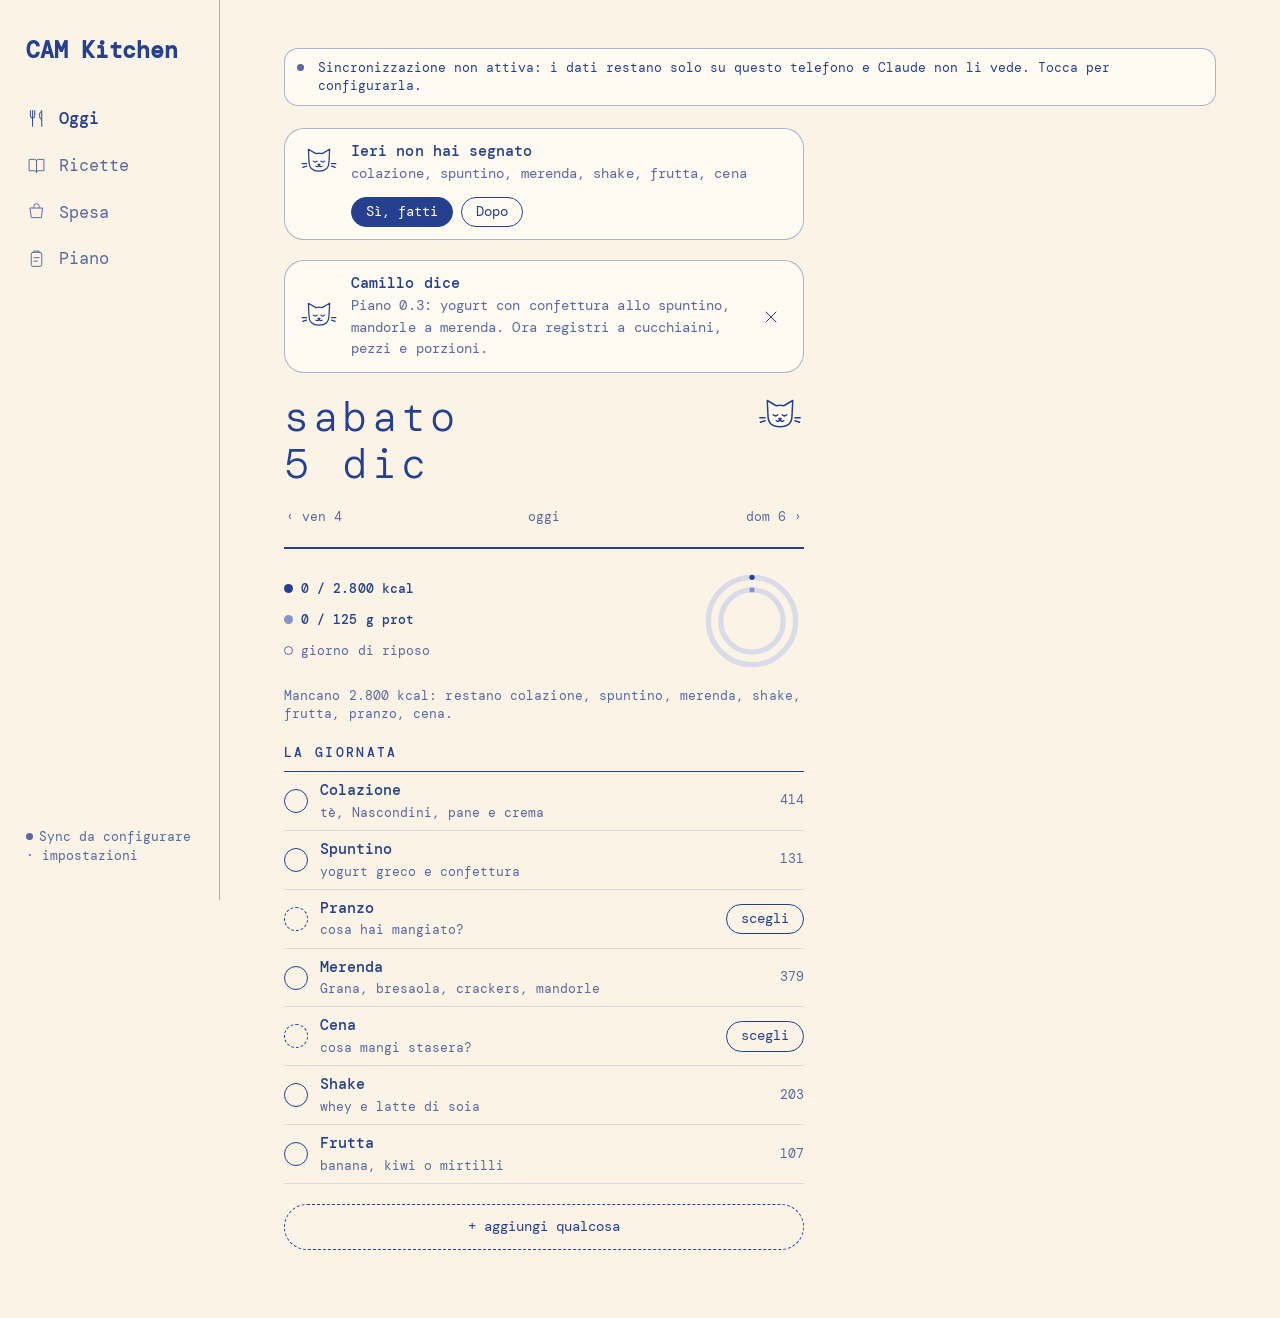
<file: index.html>
<!doctype html>
<html lang="it">
<head>
<meta charset="utf-8">
<meta name="viewport" content="width=device-width, initial-scale=1, viewport-fit=cover">
<meta name="robots" content="noindex, nofollow">
<meta name="theme-color" content="#FAF3E6">
<meta name="apple-mobile-web-app-capable" content="yes">
<meta name="mobile-web-app-capable" content="yes">
<meta name="apple-mobile-web-app-status-bar-style" content="default">
<meta name="apple-mobile-web-app-title" content="CAM Kitchen">
<title>CAM Kitchen</title>
<link rel="manifest" href="manifest.webmanifest">
<link rel="icon" href="icons/icon-192.png?v=3">
<link rel="apple-touch-icon" href="icons/icon-180.png?v=3">
<link rel="preconnect" href="https://fonts.googleapis.com">
<link rel="preconnect" href="https://fonts.gstatic.com" crossorigin>
<link href="https://fonts.googleapis.com/css2?family=DM+Mono:wght@300;400;500&display=swap" rel="stylesheet">
<link rel="stylesheet" href="style.css?v=19">
</head>
<body>
<aside class="side" aria-label="Sezioni">
  <div class="word" id="side-word">CAM Kitchen</div>
  <nav id="sidenav"></nav>
  <div style="margin-top:auto;font-size:13px" class="muted" id="side-sync"></div>
</aside>
<main id="main"></main>
<nav class="tabs" id="tabs" aria-label="Sezioni"></nav>
<div id="sheet"></div>
<div id="overlay"></div>
<div class="toast" id="toast" role="status"></div>
<script type="module" src="js/app.js?v=19"></script>
<script>if('serviceWorker' in navigator){addEventListener('load',()=>navigator.serviceWorker.register('sw.js').catch(()=>{}))}</script>
</body>
</html>
</file>
<file: style.css>
/* CAM Kitchen. Layout: libro di cucina a inchiostro su carta crema. Telefono: una colonna e barra in basso; PC: barra laterale e colonne.
   Tema unico, scelto di proposito: carta e inchiostro, colore solo nella mascotte e in due accenti. */
:root{
  --paper:#F6EDD9;
  --leaf:#FBF5E8;
  --ink:#3A3530;
  --faded:#9A8F80;
  --rule:#E2D4BA;
  --peach:#E9A386;
  --sage:#9DB585;
  --butter:#F2CF6B;
  --rust:#A0573E;
  --blue:#24408E;   /* inchiostro dei disegni */
  --font:"Outfit","Avenir Next","Helvetica Neue",Arial,sans-serif;
  color-scheme:light;
}
*{box-sizing:border-box}
[hidden]{display:none!important}
html,body{background:var(--paper);color:var(--ink)}
body::after{content:"";position:fixed;inset:0;pointer-events:none;z-index:40;opacity:.07;mix-blend-mode:multiply;background-image:url("data:image/svg+xml,%3Csvg xmlns='http://www.w3.org/2000/svg' width='160' height='160'%3E%3Cfilter id='n'%3E%3CfeTurbulence type='fractalNoise' baseFrequency='.9' numOctaves='2' stitchTiles='stitch'/%3E%3CfeColorMatrix values='0 0 0 0 .23 0 0 0 0 .2 0 0 0 0 .18 0 0 0 .9 0'/%3E%3C/filter%3E%3Crect width='160' height='160' filter='url(%23n)'/%3E%3C/svg%3E")}
body{font-family:var(--font);font-size:16px;font-weight:300;line-height:1.45;-webkit-font-smoothing:antialiased;font-variant-numeric:tabular-nums lining-nums}
button{font:inherit;color:inherit;background:none;border:0;padding:0;cursor:pointer;text-align:inherit}
button:focus-visible{outline:1px dashed var(--ink);outline-offset:3px;border-radius:6px}
.lab{font-size:11px;letter-spacing:.16em;text-transform:uppercase;color:var(--faded);font-weight:400}
h1,h2,h3,h4{font-weight:700;letter-spacing:-.01em;margin:0}
.ttl{font-size:34px;line-height:1.05}
.sub{color:var(--faded);font-size:14.5px;margin-top:6px}
.pill{border:1px solid var(--ink);border-radius:999px;padding:7px 16px;font-size:15px;font-weight:400;white-space:nowrap}
.pill.solid{background:var(--ink);color:var(--paper)}
.pill.sm{padding:4px 12px;font-size:13.5px}
.bhead{display:flex;align-items:baseline;justify-content:space-between;gap:12px;padding-bottom:8px;border-bottom:1px solid var(--ink)}
.bhead h2{font-size:20px}
.side{display:none}
main{max-width:560px;margin:0 auto;padding-block:16px 120px;padding-left:max(20px,env(safe-area-inset-left,0px));padding-right:max(20px,env(safe-area-inset-right,0px))}
.top{display:flex;align-items:center;justify-content:space-between;margin-bottom:18px}
.word{font-weight:700;font-size:20px;letter-spacing:-.01em}
.ib{width:36px;height:36px;display:grid;place-items:center;border-radius:50%}
.ib svg,.ico{width:20px;height:20px;fill:none;stroke:currentColor;stroke-width:1.2;stroke-linecap:round;stroke-linejoin:round}
.view{display:flex;flex-direction:column;gap:34px}
.col{display:flex;flex-direction:column;gap:30px;min-width:0}
.two{display:flex;flex-direction:column;gap:40px}

/* ---------- mascotte ---------- */
.mascot{width:56px;height:56px;flex:none;display:block;overflow:visible}
.mascot.sm{width:40px;height:40px}
@keyframes bob{0%,100%{transform:translateY(0)}50%{transform:translateY(-2px)}}
.mascot .body{animation:bob 3.2s ease-in-out infinite}
.mascot .eye{transform-box:fill-box;transform-origin:center;animation:blink 5s infinite}
@keyframes blink{0%,94%,100%{transform:scaleY(1)}96%{transform:scaleY(.1)}}

/* ---------- menù: settimana ---------- */
.week{display:flex;flex-direction:column;gap:8px}
.week-head{display:flex;align-items:center;justify-content:space-between}
.week-head .ctrl{display:flex;align-items:center;color:var(--faded)}
.days{display:grid;grid-template-columns:repeat(7,1fr);text-align:center}
.day{display:flex;flex-direction:column;align-items:center;gap:3px;padding:2px 0}
.day .dn{font-size:10.5px;letter-spacing:.14em;text-transform:uppercase;color:var(--faded)}
.day .dd{font-size:18px;font-weight:400;width:38px;height:38px;display:grid;place-items:center;border-radius:50%;border:1px solid transparent}
.day.sel .dd{border-color:var(--ink);font-weight:600}
.day.future .dd{color:var(--faded)}
.day .dot{width:4px;height:4px;border-radius:50%}
.day.full .dot{background:var(--ink)}

.dayhead{display:grid;grid-template-columns:1fr auto;gap:16px;align-items:center}
.dayhead .lab{display:block;margin-top:8px}
.rings{width:92px;height:92px;display:block}
.meter{display:flex;gap:22px;margin-top:2px}
.meter div{display:flex;flex-direction:column}
.meter b{font-size:22px;font-weight:600;white-space:nowrap}
.meter b span{font-size:13px;font-weight:300;color:var(--faded)}
.meter .lab i{display:inline-block;width:12px;height:1.5px;vertical-align:middle;margin-right:6px}

/* timeline della giornata */
.tl{position:relative;display:flex;flex-direction:column}
.tl::before{content:"";position:absolute;left:11px;top:14px;bottom:14px;width:1px;background:var(--rule)}
.step{position:relative;display:grid;grid-template-columns:24px 1fr auto;gap:14px;align-items:center;padding:11px 0;width:100%}
.node{width:23px;height:23px;border-radius:50%;border:1px solid var(--ink);background:var(--paper);display:grid;place-items:center;z-index:1}
.node::after{content:"";width:11px;height:11px;border-radius:50%;background:var(--ink);transform:scale(0);transition:transform .32s cubic-bezier(.3,1.8,.5,1)}
.step.on .node::after{transform:scale(1)}
.step .what{min-width:0}
.step .what b{font-weight:500}
.step .what small{display:block;color:var(--faded);font-size:13.5px}
.step .t{font-size:12px;color:var(--faded);letter-spacing:.06em;margin-right:6px}
.step .k{font-size:14px;color:var(--faded)}
.step.on .k{color:var(--ink)}
.step.slot .node{border-style:dashed}
.step.slot.on .node{border-style:solid}
.slotbox{display:flex;align-items:center;gap:10px;margin-top:6px;padding:8px 10px 8px 8px;border:1px solid var(--rule);border-radius:16px;background:var(--leaf)}
.slotbox .med{width:42px;height:42px}
.slotbox .nm{font-weight:500;font-size:14.5px;line-height:1.2}
.slotbox .nm small{display:block;font-weight:300;color:var(--faded);font-size:12.5px}
.slotbox.empty{border-style:dashed;background:transparent;color:var(--faded);font-size:14px;justify-content:space-between}
.adds{display:flex;gap:10px;flex-wrap:wrap;padding-top:14px}

/* medaglioni dei piatti */
.med{width:66px;height:66px;border-radius:50%;border:1px solid var(--ink);background:var(--leaf);overflow:hidden;display:grid;place-items:center;flex:none;position:relative}
.med img{width:150%;height:150%;object-fit:cover;object-position:center 58%}
.med svg{width:78%;height:78%}
.med.done{opacity:.45}
.med .stamp{position:absolute;left:50%;top:50%;transform:translate(-50%,-50%) rotate(-14deg);font-size:9px;letter-spacing:.12em;text-transform:uppercase;font-weight:600;border:1.5px solid var(--ink);border-radius:4px;padding:1px 5px;background:rgba(251,245,232,.85);white-space:nowrap;animation:stamp .35s cubic-bezier(.3,1.6,.5,1)}
@keyframes stamp{from{transform:translate(-50%,-50%) rotate(-14deg) scale(1.8);opacity:0}}
.med.done{opacity:1}.med.done img,.med.done svg{opacity:.35}

.cycle{display:flex;flex-direction:column;gap:14px}
.strip-h{display:flex;justify-content:space-between;align-items:baseline}
.strip-h b{font-weight:600}
.strip{display:flex;gap:14px;overflow-x:auto;scroll-snap-type:x mandatory;padding:4px 2px 6px;scrollbar-width:none}
.strip::-webkit-scrollbar{display:none}
.strip.mini{display:flex;gap:0;overflow-x:auto;scroll-snap-type:x mandatory;padding:10px 0 14px;padding-inline:calc(50% - 68px);margin-left:-20px;margin-right:-20px;scrollbar-width:none;flex-wrap:nowrap}
.mcard{flex:none;width:136px;scroll-snap-align:center;background:var(--tint,var(--leaf));border:1px solid var(--ink);border-radius:20px;padding:10px 10px 12px;display:flex;flex-direction:column;gap:3px;text-align:left;position:relative;transform-origin:center;will-change:transform}
.mcard+.mcard{margin-left:-44px}
.mcard .art{width:100%;aspect-ratio:1/1;border-radius:13px;overflow:hidden;display:grid;place-items:center;position:relative}
.mcard .art img{width:100%;height:100%;object-fit:cover;object-position:center 58%;mix-blend-mode:multiply}
.mcard .art svg{width:82%;height:82%}
.mcard b{font-weight:600;font-size:13.5px;line-height:1.15}
.mcard small{font-size:11px;opacity:.6}
.mcard .new{position:absolute;top:8px;right:8px;font-size:8.5px;letter-spacing:.14em;text-transform:uppercase;border:1px solid var(--ink);border-radius:999px;padding:0 6px;background:var(--leaf)}
.mcard.done .art>img,.mcard.done .art>svg{opacity:.35}
.mcard.done b{text-decoration:line-through;text-decoration-thickness:1px}
.mcard .stamp{position:absolute;left:50%;top:50%;transform:translate(-50%,-50%) rotate(-14deg);font-size:10px;letter-spacing:.12em;text-transform:uppercase;font-weight:600;border:1.5px solid var(--ink);border-radius:4px;padding:1px 6px;background:rgba(251,245,232,.85);white-space:nowrap}
.mcard.ghost{border-style:dashed;border-color:var(--faded);background:transparent;color:var(--faded)}

.mi{display:flex;flex-direction:column;align-items:center;gap:6px;width:76px;flex:none;scroll-snap-align:start;text-align:center}
.mi span{font-size:12px;line-height:1.2;color:var(--ink)}
.mi.done span{color:var(--faded);text-decoration:line-through}
.mi .new{font-size:9px;letter-spacing:.14em;text-transform:uppercase;border:1px solid var(--ink);border-radius:999px;padding:0 6px}
.mi.empty .med{border-style:dashed;border-color:var(--faded)}
.mi.empty span{color:var(--faded)}
.hint{align-self:center;font-size:14px;color:var(--faded);padding:6px 2px;border-bottom:1px solid var(--rule)}

/* ---------- foglio dal basso ---------- */
.sheet-wrap{position:fixed;inset:0;z-index:20;display:flex;align-items:flex-end;justify-content:center}
.sheet-bg{position:absolute;inset:0;background:rgba(58,53,48,.28);animation:fade .2s}
.sheet{position:relative;width:100%;max-width:560px;max-height:88vh;overflow-y:auto;background:var(--paper);border-radius:26px 26px 0 0;padding:10px max(20px,env(safe-area-inset-right,0px)) calc(24px + env(safe-area-inset-bottom,0px)) max(20px,env(safe-area-inset-left,0px));animation:up .28s cubic-bezier(.2,.8,.2,1)}
.grab{width:40px;height:4px;border-radius:4px;background:var(--rule);margin:0 auto 14px}
@keyframes up{from{transform:translateY(40px);opacity:0}}
@keyframes fade{from{opacity:0}}
.dish{display:flex;flex-direction:column;align-items:center;text-align:center;gap:6px}
.dish .art{width:min(320px,90%);aspect-ratio:5/4;max-width:100%;object-fit:cover;object-position:center 58%;display:block}
.dish h3{font-size:25px;line-height:1.12;text-wrap:balance;max-width:18ch;margin-top:4px}
.dish p{margin:0;color:var(--faded);font-size:15px;max-width:36ch}
.spec{display:grid;grid-template-columns:repeat(4,1fr);width:100%;max-width:420px;margin-top:14px;border-top:1px solid var(--rule);border-bottom:1px solid var(--rule)}
.spec div{padding:10px 4px;display:flex;flex-direction:column;gap:2px}
.spec div+div{border-left:1px solid var(--rule)}
.spec .lab{font-size:9.5px}
.spec b{font-weight:600;font-size:18px}
.ingr{list-style:none;margin:10px 0 0;padding:0;width:100%;max-width:420px;text-align:left}
.ingr li{display:flex;justify-content:space-between;gap:10px;padding:8px 0;border-bottom:1px solid var(--rule);font-size:14.5px}
.ingr .ok{color:var(--faded)} .ingr .no{color:var(--rust)}
.act{display:flex;gap:10px;margin-top:18px;align-items:center;justify-content:center;flex-wrap:wrap}
.link{font-size:15px;text-decoration:underline;text-underline-offset:3px;color:var(--faded);padding:6px}
.picker{display:flex;flex-direction:column;gap:14px}
.picker .row{display:grid;grid-template-columns:auto 1fr auto;gap:14px;align-items:center;padding:10px 0;border-bottom:1px solid var(--rule);width:100%}
.picker .row b{font-weight:500;display:block}
.picker .row small{color:var(--faded);font-size:13px}

/* ---------- ricettario ---------- */
.choose{display:flex;flex-direction:column;gap:22px}
.sl{display:flex;flex-direction:column;gap:2px}
.sl-line{position:relative;display:grid;grid-template-columns:repeat(3,1fr);align-items:center}
.sl-line::before{content:"";position:absolute;left:16.6%;right:16.6%;top:17px;height:1px;background:var(--ink);opacity:.5}
.opt{display:flex;flex-direction:column;align-items:center;gap:6px;position:relative}
.opt i{position:relative;width:34px;height:34px;display:grid;place-items:center}
.opt i::after{content:"";width:6px;height:6px;border-radius:50%;background:var(--ink);transition:all .2s}
.opt.on i::before{content:"";position:absolute;width:52px;height:52px;border-radius:50%;background:radial-gradient(circle,rgba(233,163,134,.8),rgba(233,163,134,0) 68%)}
.opt.on i::after{width:16px;height:16px;position:relative}
.opt span{font-size:13.5px;color:var(--faded)}
.opt.on span{color:var(--ink);font-weight:500}
.opt small{font-size:11px;color:var(--faded);margin-top:-4px}
.toggles{display:flex;gap:8px;flex-wrap:wrap}
.search{display:flex;align-items:center;gap:10px;border-bottom:1px solid var(--ink);padding:10px 2px}
.search input{font:inherit;font-size:16px;border:0;background:transparent;outline:none;width:100%;color:var(--ink)}
.search input::placeholder{color:var(--faded)}
.book{display:flex;overflow-x:auto;scroll-snap-type:x mandatory;padding:18px 0 22px;scrollbar-width:none;margin-left:max(-20px,calc(-1*env(safe-area-inset-left,0px) - 20px));margin-right:max(-20px,calc(-1*env(safe-area-inset-right,0px) - 20px));padding-inline:calc(50% - 115px)}
.book::-webkit-scrollbar{display:none}
.page{flex:none;width:230px;scroll-snap-align:center;background:var(--tint,var(--leaf));border:1px solid var(--ink);border-radius:26px;padding:16px 16px 18px;display:flex;flex-direction:column;gap:5px;text-align:left;position:relative;transform-origin:center;transition:transform .12s linear,opacity .12s linear;will-change:transform}
.page+.page{margin-left:-64px}
.page .pn{display:flex;justify-content:space-between}
.page .art{width:100%;aspect-ratio:1/1;object-fit:cover;object-position:center 58%;display:block;margin:4px 0;border-radius:16px;mix-blend-mode:multiply}
.page h4{font-size:19px;line-height:1.12;text-wrap:balance}
.page .m{font-size:13px;color:var(--ink);opacity:.6}
.page .st{font-size:10.5px;letter-spacing:.14em;text-transform:uppercase}
.page .open{margin-top:8px;align-self:flex-start;font-size:13px;border:1px solid var(--ink);border-radius:999px;padding:3px 12px;opacity:0;transition:opacity .2s}
.page.center .open{opacity:1}
.pager{display:flex;justify-content:center;gap:6px}
.pager i{width:5px;height:5px;border-radius:50%;background:var(--rule)}
.pager i.on{background:var(--ink)}
.index{list-style:none;margin:0;padding:0}
.index li button{display:flex;align-items:baseline;gap:8px;width:100%;padding:10px 0;font-size:16px}
.index li b{font-weight:500}
.index .dots{flex:1;border-bottom:1px dotted var(--faded);transform:translateY(-4px)}
.index .pg{font-size:13px;color:var(--faded)}
.ask{display:grid;grid-template-columns:auto 1fr;gap:14px;align-items:center;border:1px solid var(--ink);border-radius:22px;padding:14px 18px;text-align:left}
.ask b{font-weight:600;display:block}
.ask small{color:var(--faded);font-size:14px}

/* ---------- spesa ---------- */
.plan{border:1px solid var(--ink);border-radius:22px;padding:16px 18px 18px;display:flex;flex-direction:column;gap:14px}
.steps{display:flex;gap:6px;align-items:center}
.steps span{font-size:11px;letter-spacing:.14em;text-transform:uppercase;color:var(--faded);display:flex;align-items:center;gap:6px}
.steps span i{width:18px;height:18px;border-radius:50%;border:1px solid var(--faded);display:grid;place-items:center;font-style:normal;font-size:10px;letter-spacing:0}
.steps span.on{color:var(--ink)} .steps span.on i{border-color:var(--ink);background:var(--ink);color:var(--paper)}
.steps .sep{flex:1;height:1px;background:var(--rule)}
.dates{display:flex;gap:8px;overflow-x:auto;scrollbar-width:none}
.dates button{flex:none;border:1px solid var(--rule);border-radius:16px;padding:6px 13px;display:flex;flex-direction:column;align-items:center;font-size:11.5px;color:var(--faded)}
.dates button b{font-weight:600;font-size:18px;color:var(--ink)}
.dates button.on{border-color:var(--ink);color:var(--ink)}
.plates{display:grid;grid-template-columns:repeat(4,1fr);gap:14px 8px}
.plates .mi{width:auto}
.plates .x{position:absolute;top:-4px;right:-4px;width:20px;height:20px;border-radius:50%;background:var(--paper);border:1px solid var(--ink);display:grid;place-items:center;font-size:12px;line-height:1}
.navrow{display:flex;justify-content:space-between;align-items:center}
.receipt{background:var(--leaf);border:1px solid var(--rule);border-bottom:0;padding:18px 18px 26px;position:relative;margin-bottom:12px}
.receipt::after{content:"";position:absolute;left:-1px;right:-1px;bottom:-12px;height:12px;background:linear-gradient(135deg,var(--leaf) 50%,transparent 50%) 0 0/12px 12px repeat-x,linear-gradient(225deg,var(--leaf) 50%,transparent 50%) 0 0/12px 12px repeat-x}
.rc-head{text-align:center;border-bottom:1px dashed var(--faded);padding-bottom:12px;display:flex;flex-direction:column;gap:2px}
.rc-head b{font-weight:600;letter-spacing:.12em;text-transform:uppercase;font-size:14px}
.prog{height:2px;background:var(--rule);position:relative;margin-top:10px}
.prog i{position:absolute;left:0;top:0;bottom:0;background:var(--ink);transition:width .25s}
.grp{padding-top:14px}
.grp-h{display:flex;align-items:center;gap:10px;padding-bottom:4px}
.grp-h .med{width:30px;height:30px}
.grp-h b{font-weight:600;font-size:14.5px}
.grp-h small{color:var(--faded);font-size:12.5px;margin-left:auto}
.it{display:grid;grid-template-columns:22px 1fr auto;gap:10px;align-items:center;padding:8px 0;border-bottom:1px dotted var(--rule);width:100%}
.box{width:18px;height:18px;border:1px solid var(--ink);border-radius:5px;display:grid;place-items:center}
.box::after{content:"";width:9px;height:5px;border-left:1.5px solid var(--paper);border-bottom:1.5px solid var(--paper);transform:rotate(-45deg) translate(1px,-1px);opacity:0}
.it.on .box{background:var(--ink)} .it.on .box::after{opacity:1}
.it.on .n{text-decoration:line-through;color:var(--faded)}
.it .q{font-size:13.5px;color:var(--faded)}
.it small{display:block;color:var(--faded);font-size:12px}
.assoc{font-size:11.5px;border:1px solid var(--ink);border-radius:999px;padding:1px 9px;margin-left:8px}
.seg{display:grid;grid-template-columns:1fr 1fr;border:1px solid var(--ink);border-radius:999px;padding:3px}
.seg button{padding:7px;border-radius:999px;font-size:15px;color:var(--faded);text-align:center}
.seg button.on{background:var(--ink);color:var(--paper)}
.shelf{display:flex;flex-direction:column}
.shelf .cat{display:flex;align-items:center;gap:8px;padding:16px 0 6px}
.jar{display:grid;grid-template-columns:1fr 70px auto;gap:12px;align-items:center;padding:9px 0;border-bottom:1px solid var(--rule)}
.jar .g{height:3px;background:var(--rule);border-radius:3px;position:relative;overflow:hidden}
.jar .g i{position:absolute;left:0;top:0;bottom:0;background:var(--ink)}
.jar .g.low i{background:var(--rust)}
.jar .q{font-size:13px;color:var(--faded);min-width:70px;text-align:right}
.jar small{display:block;color:var(--rust);font-size:12px}

/* ---------- progressi ---------- */
.periods{display:flex;gap:8px;overflow-x:auto;scrollbar-width:none}
.periods button{flex:none;border:1px solid var(--rule);border-radius:999px;padding:6px 14px;font-size:14px;color:var(--faded)}
.periods button.on{border-color:var(--ink);color:var(--ink);font-weight:500}
.coach{border:1px solid var(--ink);border-radius:22px;background:var(--leaf);overflow:hidden}
.coach-h{display:grid;grid-template-columns:auto 1fr auto;gap:14px;align-items:center;padding:14px 16px;width:100%}
.coach-h b{display:block;font-weight:600}
.coach-h small{color:var(--faded);font-size:14px;line-height:1.35;display:block}
.coach .chev{width:18px;height:18px;transition:transform .25s}
.coach.open .chev{transform:rotate(180deg)}
.coach-b{display:grid;grid-template-rows:0fr;transition:grid-template-rows .3s ease}
.coach.open .coach-b{grid-template-rows:1fr}
.coach-b>div{overflow:hidden;min-height:0}
.coach-in{padding:0 18px 18px;display:flex;flex-direction:column;gap:6px}
.brief{font-size:15.5px;line-height:1.55;margin:4px 0 8px;padding-top:12px;border-top:1px dashed var(--faded)}
.ins{list-style:none;margin:0;padding:0}
.ins li{display:grid;grid-template-columns:22px 1fr;gap:10px;padding:10px 0;border-top:1px solid var(--rule);font-size:14.5px}
.ins .mk{width:22px;height:22px;border-radius:50%;border:1px solid currentColor;display:grid;place-items:center;font-size:11px;font-weight:600}
.ins .ok{color:#6E8A58}.ins .warn{color:var(--rust)}.ins .info{color:var(--faded)}
.ins span b{font-weight:500}
.kpis{display:grid;grid-template-columns:repeat(2,minmax(0,1fr));border-top:1px solid var(--ink)}
.kpi{padding:14px 0;border-bottom:1px solid var(--rule);display:flex;flex-direction:column;gap:2px}
.kpi:nth-child(odd){padding-right:12px;border-right:1px solid var(--rule)}
.kpi:nth-child(even){padding-left:14px}
.kpi b{font-weight:600;font-size:27px;line-height:1.05}
.kpi b span{font-size:13px;font-weight:300;color:var(--faded)}
.kpi small{font-size:12.5px;color:var(--faded)}
.chart{width:100%;height:auto;display:block;margin-top:12px}
.bar{height:2px;background:var(--rule);position:relative;margin-top:8px}
.bar i{position:absolute;left:0;top:0;bottom:0;background:var(--ink)}
.note{font-size:13.5px;color:var(--faded);margin:8px 0 0}

/* barra in basso, toast, prototipo */
.tabs{position:fixed;left:max(16px,env(safe-area-inset-left,0px));right:max(16px,env(safe-area-inset-right,0px));bottom:calc(12px + env(safe-area-inset-bottom,0px));max-width:440px;margin:0 auto;background:var(--leaf);border:1px solid var(--ink);border-radius:999px;display:grid;grid-template-columns:repeat(4,1fr);padding:7px 8px;z-index:10;box-shadow:0 10px 30px -12px rgba(58,53,48,.35)}
.tab{display:flex;flex-direction:column;align-items:center;gap:3px;color:var(--faded);font-size:12px;text-align:center}
.tab svg{width:23px;height:23px;fill:none;stroke:currentColor;stroke-width:1.1;stroke-linecap:round;stroke-linejoin:round}
.tab{border-radius:999px;padding:4px 0;transition:background .2s,color .2s}
.tab.on{color:var(--paper);background:var(--ink)} .tab.on span{font-weight:500}
.toast{position:fixed;left:50%;bottom:calc(92px + env(safe-area-inset-bottom,0px));transform:translateX(-50%);background:var(--ink);color:var(--paper);padding:8px 16px;border-radius:999px;font-size:14.5px;opacity:0;transition:opacity .2s;pointer-events:none;z-index:30;white-space:nowrap}
.toast.show{opacity:1}
.proto{font-size:12px;color:var(--faded);text-align:center;margin-top:10px}

@media (min-width:900px){
  .side{display:flex;flex-direction:column;gap:30px;position:fixed;top:0;bottom:0;left:0;width:220px;padding:34px 26px;border-right:1px solid var(--rule)}
  .side nav{display:flex;flex-direction:column;gap:4px}
  .side nav button{display:flex;align-items:center;gap:12px;padding:9px 0;color:var(--faded);font-size:17px}
  .side nav button svg{width:21px;height:21px;fill:none;stroke:currentColor;stroke-width:1.1;stroke-linecap:round;stroke-linejoin:round}
  .side nav button.on{color:var(--ink);font-weight:500}
  .side .word{font-size:23px}
  .tabs,.top{display:none}
  main{max-width:1180px;margin-left:220px;margin-right:0;padding-block:40px 60px;padding-left:56px;padding-right:56px}
  .two{display:grid;grid-template-columns:minmax(0,420px) minmax(0,1fr);gap:72px;align-items:start}
  .two>.col:first-child{position:sticky;top:40px}
  .sheet-wrap{align-items:center}
  .sheet{border-radius:26px;max-width:520px}
  .plates{grid-template-columns:repeat(6,1fr)}
  .kpis{grid-template-columns:repeat(5,minmax(0,1fr))}
  .kpi,.kpi:nth-child(odd),.kpi:nth-child(even){padding:16px 14px;border-right:1px solid var(--rule)}
  .kpi:first-child{padding-left:0}
  .sp-lists .seg{display:none}
  .sp-lists{display:grid;grid-template-columns:minmax(0,1.1fr) minmax(0,1fr);gap:56px;align-items:start}
  .sp-lists>[hidden]{display:block!important}
  .toast{bottom:40px}
}
/* intestazioni illustrate */
.hero{display:grid;grid-template-columns:1fr auto;align-items:end;gap:12px}
.hero svg.illo{width:86px;height:86px;fill:none;stroke:var(--blue);stroke-width:1.15;stroke-linecap:round;stroke-linejoin:round;margin-bottom:-4px}
/* transizioni tra schede */
.view.enter{animation:enter .32s cubic-bezier(.2,.8,.2,1)}
@keyframes enter{from{opacity:0;transform:translateY(8px)}}
/* stati vuoti */
.empty-st{display:flex;flex-direction:column;align-items:center;text-align:center;gap:8px;padding:26px 10px}
.empty-st .mascot{width:72px;height:72px}
.empty-st b{font-weight:600;font-size:17px}
.empty-st small{color:var(--faded);font-size:14px;max-width:30ch}
/* pagina della ricetta: carta del tè */
.recipe{position:fixed;inset:0;z-index:25;background:var(--paper);overflow-y:auto;animation:enter .3s cubic-bezier(.2,.8,.2,1)}
.recipe-in{max-width:560px;margin:0 auto;padding-block:calc(14px + env(safe-area-inset-top,0px)) 60px;padding-left:max(20px,env(safe-area-inset-left,0px));padding-right:max(20px,env(safe-area-inset-right,0px));display:flex;flex-direction:column;gap:26px}
.r-top{display:flex;justify-content:space-between;align-items:center}
.r-card{background:var(--leaf);border:1px solid var(--rule);padding:22px 20px 24px;display:flex;flex-direction:column;gap:10px}
.r-meta{display:flex;justify-content:space-between;border-bottom:1px solid var(--ink);padding-bottom:8px}
.r-card h1{font-size:34px;line-height:1.02;letter-spacing:-.02em;text-wrap:balance}
.r-tech{font-size:14.5px;color:var(--faded)}
.r-tech b{color:var(--ink);font-weight:500}
.r-card .art{width:100%;aspect-ratio:5/4;object-fit:cover;object-position:center 58%;display:block;margin:6px 0}
.r-spec{display:grid;grid-template-columns:repeat(3,1fr);border-top:1px solid var(--rule)}
.r-spec div{padding:10px 0;display:flex;flex-direction:column;gap:1px;border-bottom:1px solid var(--rule)}
.r-spec div:not(:nth-child(3n+1)){padding-left:12px;border-left:1px solid var(--rule)}
.r-spec b{font-weight:600;font-size:19px}
.r-cols{display:flex;flex-direction:column;gap:30px}
.menu-list{list-style:none;margin:0;padding:0}
.menu-list li{display:flex;align-items:baseline;gap:8px;padding:8px 0;font-size:15.5px}
.menu-list .dots{flex:1;border-bottom:1px dotted var(--faded);transform:translateY(-4px);min-width:16px}
.menu-list .no{color:var(--rust);font-size:12px;margin-left:6px}
.steps-l{list-style:none;margin:0;padding:0;counter-reset:s}
.steps-l li{display:grid;grid-template-columns:30px 1fr auto;gap:10px;padding:14px 0;border-bottom:1px solid var(--rule);counter-increment:s}
.steps-l li::before{content:counter(s,decimal-leading-zero);font-size:12px;color:var(--faded);letter-spacing:.06em;padding-top:3px}
.steps-l p{margin:0;font-size:15.5px;line-height:1.5}
.steps-l small{display:block;color:var(--faded);font-size:13.5px;margin-top:4px}
.steps-l small::before{content:"→ "}
.steps-l .tm{font-weight:600;font-size:15px;white-space:nowrap;text-align:right}
.steps-l .tm span{display:block;font-weight:300;font-size:11px;letter-spacing:.12em;text-transform:uppercase;color:var(--faded)}
.tech{border:1px solid var(--ink);border-radius:22px;padding:16px 18px;display:flex;flex-direction:column;gap:8px}
.tech b{font-weight:600}
.tech p{margin:0;font-size:15px}
.tech .err{color:var(--rust)}
.r-act{display:flex;gap:10px;flex-wrap:wrap}
@media (min-width:900px){
  .recipe-in{max-width:1080px;padding-left:56px;padding-right:56px}
  .r-grid{display:grid;grid-template-columns:minmax(0,400px) minmax(0,1fr);gap:56px;align-items:start}
  .r-grid>.r-card{position:sticky;top:30px}
}
@media (prefers-reduced-motion:reduce){*{animation:none!important;transition:none!important}}

/* ---------- aggiunte dell'app ---------- */
.banner{display:grid;grid-template-columns:auto 1fr auto;gap:12px;align-items:center;border:1px solid var(--ink);border-radius:20px;padding:12px 14px;background:var(--leaf)}
.banner b{font-weight:600;display:block}
.banner small{color:var(--faded);font-size:13.5px}
.banner .acts{display:flex;gap:8px;flex-wrap:wrap}
.allday{display:flex;justify-content:space-between;align-items:center;gap:10px;padding:12px 0 2px}
.allday small{color:var(--faded);font-size:13px}
.syncdot{display:inline-block;width:7px;height:7px;border-radius:50%;background:var(--faded);margin-right:6px;vertical-align:1px}
.syncdot.ok{background:#6E8A58}.syncdot.err{background:var(--rust)}.syncdot.wait{background:var(--butter)}
.form{display:flex;flex-direction:column;gap:14px}
.field{display:flex;flex-direction:column;gap:6px}
.field input,.field select{font:inherit;font-size:16px;padding:11px 12px;border:1px solid var(--rule);border-radius:12px;background:var(--leaf);color:var(--ink);outline:none;width:100%}
.field input:focus,.field select:focus{border-color:var(--ink)}
.stepper{display:flex;align-items:center;gap:14px}
.stepper button{width:36px;height:36px;border-radius:50%;border:1px solid var(--ink);font-size:18px;display:grid;place-items:center}
.stepper b{font-weight:600;font-size:20px;min-width:70px;text-align:center}
.cal{display:grid;grid-template-columns:repeat(7,1fr);gap:4px;text-align:center}
.cal .h{font-size:10.5px;letter-spacing:.12em;text-transform:uppercase;color:var(--faded);padding:4px 0}
.cal button{aspect-ratio:1;border-radius:50%;display:flex;flex-direction:column;align-items:center;justify-content:center;font-size:15px;border:1px solid transparent}
.cal button.sel{border-color:var(--ink);font-weight:600}
.cal button.fut{color:var(--faded)}
.cal button i{width:4px;height:4px;border-radius:50%;margin-top:2px}
.cal button.has i{background:var(--ink)}
.cal-nav{display:flex;justify-content:space-between;align-items:center;margin-bottom:8px}
.cal-nav b{font-weight:600;text-transform:capitalize}
.wip{display:flex;flex-direction:column;align-items:center;text-align:center;gap:10px;padding:40px 10px}
.wip .mascot{width:90px;height:90px}
.wip b{font-weight:600;font-size:19px}
.wip small{color:var(--faded);max-width:32ch}
.list-plain{list-style:none;margin:0;padding:0}
.list-plain li{display:flex;justify-content:space-between;gap:10px;padding:10px 0;border-bottom:1px solid var(--rule);font-size:15px}
.list-plain li small{color:var(--faded)}
.chiprow{display:flex;gap:8px;flex-wrap:wrap}
.chiprow button{border:1px solid var(--rule);border-radius:999px;padding:5px 12px;font-size:14px;color:var(--faded)}
.chiprow button.on{border-color:var(--ink);color:var(--ink);font-weight:500}
.muted{color:var(--faded)}
.step.hl .node{box-shadow:0 0 0 4px rgba(242,207,107,.55)}
.step .gym{font-size:10px;letter-spacing:.12em;text-transform:uppercase;border:1px solid var(--ink);border-radius:999px;padding:0 6px;margin-left:6px;vertical-align:1px;font-weight:500}
.evrow{display:grid;grid-template-columns:1fr auto auto;gap:10px;align-items:center;padding:9px 0;border-bottom:1px dotted var(--rule);font-size:14.5px}
.evrow small{color:var(--faded)}
.evrow .del{width:26px;height:26px;border-radius:50%;color:var(--faded);display:grid;place-items:center}
.cycle-empty{border:1px dashed var(--faded);border-radius:20px;padding:18px;display:flex;gap:14px;align-items:center}
.cycle-empty b{font-weight:600;display:block}
.cycle-empty small{color:var(--faded);font-size:14px}

.meter{flex-wrap:wrap;row-gap:6px}

.plates .mcard{width:100%;padding:6px 6px 8px;border-radius:16px;gap:2px}
.plates .mcard b{font-size:12px}
.plates .mcard small{font-size:10px}
.plates .mi .new{position:absolute;top:-6px;left:4px;background:var(--leaf)}
.plates .mi.empty{justify-content:center}
.plates .mi.empty .med{width:56px;height:56px}
.receipt .search .pill{flex:none}

/* i caroselli tengono i loro z-index al proprio interno: niente carte sopra la barra delle schede */
.strip.mini,.book{isolation:isolate}
.tabs{z-index:50}

.stars{display:flex;gap:4px}
.stars button{font-size:24px;color:var(--rule);line-height:1;padding:2px}
.stars button.on{color:var(--butter);text-shadow:0 0 0 var(--ink)}
.search .link{padding:0 4px;font-size:20px}

/* =====================================================================
   Revisione del design (v4): carta crema, inchiostro blu cobalto,
   più aria e allineamenti regolari. Riferimenti: La Petite Cuisine,
   ricettario in porcellana blu, carte del menù dei dolci.
   ===================================================================== */
:root{
  --paper:#F6EDD9; --leaf:#FBF7EE; --ink:#262A3B; --faded:#8B8A93; --rule:#E6DBC6;
  --blue:#24408E; --blue-l:rgba(36,64,142,.26); --blue-xl:rgba(36,64,142,.07);
  --h-tempo:#7C97DE; --h-voglia:#E0906F; --h-novita:#E3B64C;
  --peach:#E0906F; --sage:#24408E; --rust:#B45C3F;
  --r:20px; --r-s:14px;
}
body{font-weight:300;letter-spacing:.005em}
h1,h2,h3,h4{font-weight:600;letter-spacing:-.015em}
.ttl{font-size:32px;line-height:1.08;color:var(--ink)}
.lab{color:#8A90A8;font-size:10.5px;letter-spacing:.17em}
.word{color:var(--blue);font-weight:600;font-size:18px;letter-spacing:-.01em}
.top{display:grid;grid-template-columns:40px 1fr 40px;align-items:center;justify-items:center;height:44px;margin-bottom:14px}
.top .ib{width:40px;height:40px;color:var(--blue)}
.ib{color:var(--blue)}
.ico{stroke-width:1.3}
.bhead{border-bottom:1px solid var(--blue-l);padding-bottom:10px;align-items:center}
.bhead h2{font-size:18px}
.view{gap:32px}
.col{gap:28px}
.two{gap:36px}

/* pulsanti */
.pill{border-color:var(--blue);color:var(--blue);font-weight:400;padding:8px 18px;line-height:1.2}
.pill.sm{padding:6px 14px;font-size:13.5px}
.pill.solid{background:var(--blue);color:var(--leaf);border-color:var(--blue)}
.link{color:var(--blue)}
.hint{color:var(--blue);border-bottom-color:var(--blue-l)}

/* intestazione con illustrazione */
.hero{align-items:end}
.hero .illo,.hero svg.illo{width:72px!important;height:72px!important;margin-bottom:2px}

/* settimana */
.week-head{height:32px}
.week-head .ctrl{gap:2px}
.week-head .ctrl .ib{width:32px;height:32px}
.day .dn{color:#8A90A8}
.day .dd{font-weight:300;width:40px;height:40px}
.day.sel .dd{border-color:var(--blue);background:var(--blue);color:var(--leaf);font-weight:500}
.day.full .dot{background:var(--blue)}
.dayhead{align-items:center}
.dayhead .lab{margin-top:6px}
.meter{gap:26px;margin-top:12px}
.meter b{font-weight:500;font-size:21px}

/* timeline */
.tl::before{background:var(--blue-l);left:11px}
.node{border-color:var(--blue);width:23px;height:23px}
.node::after{background:var(--blue)}
.step{padding:12px 0;align-items:start}
.step .node{margin-top:1px}
.step .k{padding-top:2px}
.step .what b{font-weight:500}
.step .t{color:#8A90A8}
.step.slot .node{border-color:var(--blue-l)}
.slotbox{border-color:var(--blue-l);background:var(--leaf);border-radius:var(--r-s);margin-top:8px}
.slotbox.empty{border-color:var(--blue-l);color:var(--blue)}
.slotbox .med{border-color:var(--blue-l)}
.med{border-color:var(--blue-l);background:var(--leaf)}
.allday{padding:14px 0 4px}
.evrow{border-bottom-color:var(--rule)}

/* riquadri */
.banner,.plan,.ask,.cycle-empty,.coach,.tech{border:1px solid var(--blue-l);background:var(--leaf);border-radius:var(--r)}
.banner b,.ask b{color:var(--ink)}
.seg{border-color:var(--blue)}
.seg button{color:var(--blue)}
.seg button.on{background:var(--blue);color:var(--leaf)}
.steps span.on{color:var(--blue)}
.steps span.on i{background:var(--blue);border-color:var(--blue)}
.steps span i{border-color:var(--blue-l)}
.dates button{border-color:var(--rule);background:var(--leaf)}
.dates button.on{border-color:var(--blue);color:var(--blue)}
.dates button.on b{color:var(--blue)}
.chiprow button.on{border-color:var(--blue);color:var(--blue)}

/* caroselli: carte come il menù dei dolci */
.page.tea{width:250px;background:var(--leaf);border:1px solid var(--blue-l);border-radius:18px;padding:16px 16px 14px;gap:4px;box-shadow:0 14px 30px -22px rgba(36,64,142,.45)}
.page.tea+.page.tea{margin-left:-70px}
.tea-h{display:flex;justify-content:space-between;align-items:center}
.page.tea h4{font-size:19px;line-height:1.15;margin-top:6px;color:var(--ink)}
.tea-sub{font-size:12.5px;color:var(--blue)}
.page.tea .art{display:grid;place-items:center;width:100%;aspect-ratio:4/3;margin:6px 0 2px}
.page.tea .art img{width:88%;height:88%;object-fit:contain}
.tea-ing{list-style:none;margin:0;padding:0;display:grid;grid-template-columns:1fr 1fr;gap:3px 10px}
.tea-ing li{font-size:11.5px;color:var(--ink);opacity:.8;display:flex;gap:6px;align-items:center;min-width:0;white-space:nowrap;overflow:hidden;text-overflow:ellipsis}
.tea-ing li::before{content:"";width:5px;height:5px;transform:rotate(45deg);border:1px solid var(--blue);flex:none}
.tea-cut{display:block;border-top:1px dashed var(--blue-l);margin:10px 0 6px}
.tea-f{display:flex;justify-content:space-between;align-items:center;font-size:12px;color:var(--ink);opacity:.75}
.tea-stars{color:var(--blue);letter-spacing:1px;font-size:11px}
.page .st{margin-top:4px;font-size:10px}
.st.ok{color:#5E7E66}.st.no{color:var(--rust)}
.page.tea .open{border-color:var(--blue);color:var(--blue);display:none}
.pager i.on{background:var(--blue)}
.mcard{background:var(--leaf);border:1px solid var(--blue-l);border-radius:16px;padding:10px 10px 10px;width:140px;gap:2px;box-shadow:0 10px 24px -20px rgba(36,64,142,.5)}
.mcard b{font-size:13px;color:var(--ink);min-height:30px}
.mcard .art{border-radius:10px;background:transparent}
.mcard .art img{object-fit:contain;width:92%;height:92%;mix-blend-mode:normal}
.mcard .tea-cut{margin:6px 0 4px}
.mcard small{opacity:1;color:var(--faded)}
.mcard .new{border-color:var(--blue);color:var(--blue)}
.mcard .stamp{border-color:var(--blue);color:var(--blue)}
.mcard.ghost{border-color:var(--blue-l)}

/* filtri del ricettario: un colore per filtro */
.sl-line::before{background:var(--blue);opacity:.35}
.opt i::after{background:var(--blue);opacity:.55}
.sl[data-k="tempo"]{--h:var(--h-tempo)} .sl[data-k="voglia"]{--h:var(--h-voglia)} .sl[data-k="novita"]{--h:var(--h-novita)}
.opt.on i::before{background:radial-gradient(circle,var(--h) 0%,transparent 70%);opacity:.65}
.opt.on i::after{background:var(--h);opacity:1;box-shadow:0 0 0 1.5px var(--blue)}
.opt.on span{color:var(--blue)}
.sl .lab{display:flex;align-items:center;gap:8px}
.sl .lab::before{content:"";width:8px;height:8px;border-radius:50%;background:var(--h)}
.index li button{border-bottom:1px solid transparent}
.index .dots{border-bottom-color:var(--blue-l)}
.index .pg{color:var(--blue)}
.search{border-bottom-color:var(--blue)}
.search .ico{color:var(--blue)}

/* spesa */
.receipt{background:var(--leaf);border-color:var(--blue-l)}
.rc-head b{color:var(--blue)}
.rc-head{border-bottom-color:var(--blue-l)}
.prog i,.bar i{background:var(--blue)}
.box{border-color:var(--blue)}
.it.on .box{background:var(--blue)}
.it{border-bottom-color:var(--rule)}
.assoc{border-color:var(--blue);color:var(--blue)}
.jar .g i{background:var(--blue)}
.plates .mcard{width:100%}

/* barra delle schede e laterale */
.tabs{background:var(--leaf);border-color:var(--blue-l);box-shadow:0 12px 30px -16px rgba(36,64,142,.4)}
.tab{color:#8A90A8}
.tab.on{background:var(--blue);color:var(--leaf)}
.side{border-right-color:var(--blue-l)}
.side nav button.on{color:var(--blue)}
.syncdot.ok{background:#5E7E66}

/* fogli dal basso: intestazione fissa con la X, corpo che scorre */
.sheet{display:flex;flex-direction:column;max-height:92dvh;max-height:92vh;padding:0;overflow:hidden;border-radius:24px 24px 0 0;background:var(--paper);transition:transform .25s ease}
.sheet-top{position:relative;flex:none;height:40px;display:flex;align-items:center;justify-content:center;touch-action:none}
.sheet-top .grab{margin:0;width:44px;height:5px;background:var(--blue-l)}
.sheet-x{position:absolute;right:max(12px,env(safe-area-inset-right,0px));top:4px;width:34px;height:34px;border-radius:50%;display:grid;place-items:center;color:var(--blue);background:var(--blue-xl)}
.sheet-body{overflow-y:auto;-webkit-overflow-scrolling:touch;padding:4px max(20px,env(safe-area-inset-right,0px)) calc(28px + env(safe-area-inset-bottom,0px)) max(20px,env(safe-area-inset-left,0px));overscroll-behavior:contain}
@media (min-width:900px){.sheet{border-radius:24px;max-height:86vh}}
.picker .row{border-bottom-color:var(--rule)}
.picker .row .pill{border-color:var(--blue-l)}

/* ricetta */
.r-card{background:var(--leaf)!important;border-color:var(--blue-l)}
.r-meta{border-bottom-color:var(--blue-l)}
.r-tech b{color:var(--blue)}
.menu-list .dots{border-bottom-color:var(--blue-l)}
.steps-l li::before{color:var(--blue)}
.steps-l .tm{color:var(--blue)}
.tech{border-color:var(--blue)}
.stars button.on{color:var(--blue);text-shadow:none}
.dish .art{background:transparent!important}
/* fogli e pagine sopra la barra delle schede */
.sheet-wrap{z-index:60}
.recipe{z-index:70}
.toast{z-index:80}

.menu-list li{align-items:center}
.ing-x{width:26px;height:26px;border-radius:50%;display:grid;place-items:center;color:var(--faded);flex:none;margin-left:2px}
.ing-x .ico{width:14px;height:14px}
.addform{margin:8px 0 6px;border-bottom:1px solid var(--blue)}
details summary{list-style:none}
details summary::-webkit-details-marker{display:none}

/* carta del ricettario, più vicina al menù dei dolci */
.page.tea{width:262px;padding:18px 18px 14px;border-radius:6px;background:#FFFDF8;border:none;box-shadow:0 1px 0 var(--blue-l),0 18px 34px -24px rgba(36,64,142,.55),0 0 0 1px rgba(36,64,142,.12)}
.page.tea+.page.tea{margin-left:-78px}
.page.tea h4{font-size:22px;line-height:1.08;font-weight:700;letter-spacing:-.02em;margin-top:8px}
.tea-sub{font-size:12px;color:var(--blue);display:flex;align-items:center;gap:6px}
.tea-sub::before{content:"";width:9px;height:9px;border:1px solid var(--blue);border-radius:2px;flex:none}
.page.tea .art{aspect-ratio:1/1;margin:8px 0 6px}
.page.tea .art img{width:92%;height:92%}
.tea-ing{gap:5px 12px}
.tea-ing li{font-size:11.5px;line-height:1.25;white-space:normal;overflow:visible;text-overflow:clip;align-items:flex-start;opacity:.85}
.tea-ing li::before{margin-top:4px}
.tea-meta{font-size:11.5px;color:var(--faded);margin-top:10px}
.page.tea .st{font-size:9.5px;margin-top:2px}
.tea-cut{margin:12px -18px 10px;border-top:1.5px dashed var(--blue-l)}
.tea-f{opacity:1}
.tea-brand{display:flex;align-items:center;gap:6px;font-size:8.5px;line-height:1.05;letter-spacing:.08em;text-transform:uppercase;color:var(--blue);font-weight:500}
.mascot.xs{width:24px;height:24px}
.tea-stars{font-size:11px;color:var(--blue);letter-spacing:1.5px;text-transform:uppercase}

/* avviso di sincronizzazione */
.syncbar{display:flex;gap:8px;align-items:flex-start;width:100%;text-align:left;margin:0 0 14px;padding:10px 12px;border:1px solid var(--blue-l);border-radius:var(--r-s);background:var(--leaf);color:var(--ink);font:inherit;font-size:13px;line-height:1.4;cursor:pointer}
.syncbar .syncdot{flex:none;margin-top:5px;background:var(--faded)}
.syncbar .syncdot.err{background:#C0533A}

/* ===== v3 (14/11/2026): DM Mono, crema e cobalto; scheda Oggi, varianti, "cosa hai mangiato?" ===== */
:root{--paper:#FAF3E6;--leaf:#FFFBF2;--ink:#24408E;--faded:#5A69A3;--rule:#D9DBE8;--blue:#24408E;--blue-2:#8493CC;--blue-l:rgba(36,64,142,.38);--blue-xl:rgba(36,64,142,.07);--font:"DM Mono",ui-monospace,"SF Mono",Menlo,monospace}
body{font-size:15px;font-weight:400}
body::after{display:none}
.tab span{position:absolute;width:1px;height:1px;overflow:hidden;clip-path:inset(50%)}
.tab{min-height:44px;justify-content:center}
.tab svg{width:24px;height:24px;stroke-width:1.7}
.oggi{display:flex;flex-direction:column;gap:20px;padding-top:8px}
.og-head{display:flex;justify-content:space-between;align-items:flex-start;gap:12px}
.og-date h1{margin:0;font-weight:300;font-size:46px;line-height:1.12;letter-spacing:.12em;text-align:left}
.og-cat{position:relative;width:48px;height:48px;display:grid;place-items:center;flex:none}
.og-cat .mascot{width:48px;height:48px}
.og-cat .syncdot{position:absolute;right:0;top:2px;margin:0}
.og-days{display:flex;justify-content:space-between;align-items:center;font-size:12.5px;color:var(--faded);margin-top:-8px}
.og-days button{min-height:36px;padding:0 2px}
.og-days b{font-weight:500;color:var(--ink);text-decoration:underline;text-underline-offset:3px}
.og-rule{height:1.5px;background:var(--ink);margin-top:-8px}
.og-sum{display:flex;justify-content:space-between;align-items:center;gap:16px}
.og-cap{display:flex;flex-direction:column;gap:12px;font-size:13px;font-weight:500}
.og-cap i{display:inline-block;width:9px;height:9px;border-radius:50%;margin-right:8px;background:var(--ink);box-sizing:border-box}
.og-cap i.p{background:var(--blue-2)}
.og-cap .m{font-weight:400;color:var(--faded)}
.og-cap .m i{background:transparent;border:1.5px solid var(--faded)}
.og-rings{width:104px;height:104px;flex:none;fill:none}
.og-rings circle{stroke-width:5;stroke-linecap:round;transition:stroke-dasharray .45s}
.og-rings .tr{stroke:var(--rule)}.og-rings .rk{stroke:var(--ink)}.og-rings .rp{stroke:var(--blue-2)}
.og-note{margin:-6px 0 0;font-size:12.5px;line-height:1.5;color:var(--faded)}
.og-h{display:flex;justify-content:space-between;align-items:baseline;gap:10px;border-bottom:1.5px solid var(--ink);padding-bottom:8px}
.og-h h2{margin:0;font-size:13px;font-weight:500;letter-spacing:.18em;text-transform:uppercase}
.og-h span{font-size:11.5px;color:var(--faded)}
.orow{display:grid;grid-template-columns:24px minmax(0,1fr) auto;gap:12px;align-items:center;min-height:58px;border-bottom:1px solid var(--rule)}
.oc{width:24px;height:24px;border-radius:50%;border:1.5px solid var(--ink);position:relative;display:block}
button.oc::before{content:"";position:absolute;inset:-12px}
.orow.on>.oc{background:var(--ink)}
.orow.vuoto>.oc{border-style:dashed}
.ow{min-width:0;text-align:left;padding:8px 0}
.ow b{display:block;font-weight:500;font-size:15px}
.ow small{display:block;font-size:12.5px;color:var(--faded);margin-top:2px;overflow-wrap:anywhere}
.ok{font-size:13px;color:var(--faded)}
.og-add{display:flex;align-items:center;justify-content:center;min-height:46px;border:1px dashed var(--ink);border-radius:999px;font-size:13.5px;width:100%}
.opasto,.ovoce{display:flex;flex-direction:column;gap:16px}
.opasto h3,.ovoce h3{margin:0;font-weight:300;font-size:30px;line-height:1.15;letter-spacing:.1em}
#o-res,#v-res,#v-body{display:flex;flex-direction:column;gap:12px}
#v-body{gap:16px}
#o-res:empty,#v-res:empty,#o-piatto:empty{display:none}
.chiprow button{min-height:36px}
.chiprow button.on{background:var(--ink);color:var(--paper);border-color:var(--ink)}
.ores{display:grid;grid-template-columns:minmax(0,1fr) auto;gap:12px;align-items:center;min-height:52px;border-bottom:1px solid var(--rule);width:100%;text-align:left;margin-top:-12px}
.ores:first-child{margin-top:0}
.ores b{display:block;font-weight:500;font-size:14.5px}
.ores small{font-size:12px;color:var(--faded)}
.opr{display:grid;grid-template-columns:minmax(0,1fr) auto auto 28px;gap:8px;align-items:center;min-height:56px;border-bottom:1px solid var(--rule)}
.opr>b{font-weight:500;font-size:14px;overflow-wrap:anywhere}
.opr>b small{display:block;font-weight:400;font-size:12px;color:var(--faded)}
.opr .del{width:28px;height:28px;display:grid;place-items:center;color:var(--faded)}
.oseg{display:inline-flex;border:1px solid var(--ink);border-radius:999px;overflow:hidden;font-size:11px}
.oseg button{padding:0 7px;min-height:34px}
.oseg button.on{background:var(--ink);color:var(--paper)}
.ost{display:inline-flex;align-items:center;gap:8px;font-size:14px}
.ost b{font-weight:500;min-width:22px;text-align:center}
.ost button{width:32px;height:32px;border:1px solid var(--ink);border-radius:50%;display:grid;place-items:center;font-size:16px;line-height:1}
.oconf{border:1px solid var(--ink);border-radius:18px;padding:2px 16px}
.oconf[open]{padding-bottom:16px}
.oconf summary{font-size:12.5px;font-weight:500;letter-spacing:.14em;text-transform:uppercase;min-height:48px;display:flex;align-items:center;cursor:pointer;list-style:none}
.oconf summary::-webkit-details-marker{display:none}
.oconf summary::after{content:"+";margin-left:auto;font-size:18px;font-weight:400}
.oconf[open] summary::after{content:"−"}
.oconf .field{margin-top:8px}
.ogrid{display:grid;grid-template-columns:repeat(3,minmax(0,1fr));gap:10px}
.ogrid .lab,.oconf .field>.lab{letter-spacing:.02em;text-transform:none;font-size:11px;min-height:30px;display:flex;align-items:flex-end;color:var(--faded)}
.oconf-f{display:flex;justify-content:space-between;align-items:center;margin-top:14px}
.oconf-f b{font-weight:500;font-size:14px}
.ofoot{display:flex;flex-direction:column;gap:12px;margin-top:6px}
.otot{display:flex;justify-content:space-between;gap:10px;font-size:14px;font-weight:500;border-top:1.5px solid var(--ink);padding-top:12px}
.ofoot>.pill.solid{display:flex;align-items:center;justify-content:center;min-height:48px;width:100%}
.osw{width:42px;height:24px;border-radius:999px;border:1.5px solid var(--ink);position:relative;flex:none;display:block}
.osw::after{content:"";position:absolute;top:3px;left:3px;width:15px;height:15px;border-radius:50%;background:var(--ink);transition:left .15s}
.osw.on{background:var(--ink)}
.osw.on::after{left:21px;background:var(--paper)}
.orow.vr{grid-template-columns:42px minmax(0,1fr) auto}
.orow.off .ow b,.orow.off .ow small{color:#8E97BD;text-decoration:line-through}
.ovar{display:grid;grid-template-columns:minmax(0,1fr) auto;gap:6px 10px;align-items:center}
.ovar input{font:inherit;font-size:16px;border:0;border-bottom:1px solid var(--rule);background:transparent;color:var(--ink);padding:8px 0;outline:none;min-width:0}
.ovar input:focus{border-bottom-color:var(--ink)}
@media (min-width:900px){.oggi{max-width:520px}}
@media (prefers-reduced-motion:reduce){.og-rings circle,.osw::after{transition:none}}
.banner .acts{grid-column:2/-1}
.banner b{font-weight:500}

/* ===== v3: Piano, Ricette, Spesa ===== */
.big{margin:0;font-weight:300;font-size:38px;line-height:1.15;letter-spacing:.14em}
.pchart{display:block;width:100%;height:auto;margin-top:12px;font-family:var(--font);font-size:11px;fill:var(--ink)}
.pchart .ax{stroke:var(--rule);fill:none}.pchart .ln{stroke:var(--ink);stroke-width:1.5;fill:none}
.pchart .pp{fill:var(--paper);stroke:var(--ink);stroke-width:1.5}.pchart .pu{fill:var(--ink)}.pchart .f{fill:var(--faded)}
.pbar-h{display:flex;justify-content:space-between;gap:10px;font-size:12.5px;font-weight:500;margin-top:14px}
.pbar{height:6px;border:1px solid var(--ink);border-radius:999px;margin-top:8px;overflow:hidden}
.pbar i{display:block;height:100%;background:var(--ink)}
.pfig{display:grid;grid-template-columns:repeat(3,minmax(0,1fr));gap:12px;border-top:1.5px solid var(--ink);border-bottom:1.5px solid var(--ink);padding:16px 0}
.pfig b{display:block;font-size:24px;font-weight:400}
.pfig small{font-size:11.5px;color:var(--faded);line-height:1.35;display:block;margin-top:4px}
.prow{display:grid;grid-template-columns:minmax(0,1fr) auto;gap:12px;align-items:start;padding:12px 0;border-bottom:1px solid var(--rule)}
.prow b{font-weight:500;font-size:15px}
.prow i{font-style:normal;font-size:12px;color:var(--faded);margin-left:8px}
.prow small{display:block;font-size:12.5px;line-height:1.5;color:var(--faded);margin-top:2px}
.prow .ok{padding-top:2px;white-space:nowrap}
.prow.r2{align-items:center;min-height:52px;font-size:13px}
.prow.r2 b{font-size:13px;white-space:nowrap}
.pcam{display:flex;gap:14px;align-items:center;border:1px solid var(--ink);border-radius:18px;padding:14px 16px;font-size:13px;line-height:1.5}
.rsl{display:flex;flex-direction:column;gap:18px;border-top:1.5px solid var(--ink);border-bottom:1.5px solid var(--ink);padding:18px 0}
.rs{display:grid;grid-template-columns:60px minmax(0,1fr);gap:8px;align-items:start}
.rs .lab{color:var(--ink);padding-top:2px}
.rs-l{position:relative;display:flex;justify-content:space-between}
.rs-l::before{content:"";position:absolute;left:28px;right:28px;top:7px;height:1px;background:var(--ink)}
.rs-l button{position:relative;display:flex;flex-direction:column;align-items:center;gap:6px;font-size:11.5px;color:var(--faded);min-width:58px;min-height:44px}
.rs-l i{width:9px;height:9px;border-radius:50%;background:var(--paper);border:1.5px solid var(--ink);margin:3px 0;box-sizing:border-box}
.rs-l button.on{color:var(--ink);font-weight:500}
.rs-l button.on i{width:15px;height:15px;background:var(--ink);margin:0}
.rcards{display:flex;gap:12px;overflow-x:auto;scroll-snap-type:x mandatory;margin-right:-20px;padding-right:20px;padding-bottom:6px;scrollbar-width:none}
.rcards::-webkit-scrollbar{display:none}
.rcard{flex:none;width:216px;height:286px;scroll-snap-align:start;display:flex;flex-direction:column;justify-content:space-between;border:1.5px solid var(--ink);border-radius:20px;padding:18px;text-align:left}
.rcard .lab{color:var(--ink)}
.rc-b{display:flex;flex-direction:column;gap:10px}
.rc-n{font-size:22px;font-weight:300;line-height:1.2;overflow-wrap:anywhere}
.rc-b small{font-size:12px;color:var(--faded)}
.rc-m{font-size:12px;font-weight:500;border-top:1px solid var(--ink);padding-top:10px}
.rask{display:flex;flex-direction:column;gap:12px;border:1.5px dashed var(--ink);border-radius:18px;padding:16px}
.rask-h{display:flex;align-items:center;gap:12px}
.rask-h b{font-size:13px;font-weight:500;letter-spacing:.18em;text-transform:uppercase}
.rask .pill{display:flex;align-items:center;justify-content:center;min-height:46px;white-space:normal;text-align:center}
.rask small{font-size:12px;line-height:1.5;color:var(--faded)}
.rask textarea{font:inherit;font-size:16px;color:var(--ink);background:transparent;border:1px solid var(--ink);border-radius:12px;padding:10px 12px;resize:none}
.rix button{display:flex;align-items:baseline;gap:8px;min-height:46px;width:100%;font-size:13.5px;text-align:left}
.rix .n,.rix .c{font-size:11.5px;color:var(--faded);flex:none}
.rix b{font-weight:500}
.rix .dots{flex:1;min-width:12px;border-bottom:1px dotted var(--ink);transform:translateY(-3px)}
.sp-box{display:flex;justify-content:space-between;align-items:center;gap:12px;border:1px solid var(--ink);border-radius:18px;padding:14px 16px;font-size:13px;line-height:1.45}
.spesa .addform{margin:0}
.bx{width:22px;height:22px;border:1.5px solid var(--ink);border-radius:5px;display:block;position:relative}
button.bx::before{content:"";position:absolute;inset:-12px}
.orow.on>.bx{background:var(--ink)}
.orow .del{width:32px;height:32px;display:grid;place-items:center;color:var(--faded)}
.orow.sp2{grid-template-columns:minmax(0,1fr) auto;width:100%;text-align:left}
.lvt{display:inline-flex;align-items:center;gap:8px;font-size:12px;color:var(--faded)}
.lv{display:inline-flex;gap:4px}
.lv i{width:16px;height:8px;border:1px solid var(--ink);border-radius:2px;box-sizing:border-box}
.lv i.f{background:var(--ink)}
.sp-menu{font-size:12.5px;color:var(--faded);text-decoration:underline;text-underline-offset:3px;text-align:left;min-height:36px}
.ckr{display:flex;flex-direction:column;gap:8px;padding:12px 0;border-bottom:1px solid var(--rule)}
.ckr b{font-weight:500;font-size:14px}
.ckr .oseg{align-self:flex-start;font-size:12px}
.ckr .oseg button{padding:0 12px;min-height:36px}
.med:empty,.art:empty{display:none}
:root{--rust:#5A69A3;--peach:#8493CC;--sage:#8493CC;--butter:#D9DBE8}

.oed-n{text-align:left;min-height:44px;min-width:0;padding:6px 0}
.oed-n b{font-weight:500;font-size:14px;overflow-wrap:anywhere;text-decoration:underline dotted var(--blue-l);text-underline-offset:4px}
.oed-n b small{display:block;font-weight:400;font-size:12px;color:var(--faded);text-decoration:none}
.oed{margin:8px 0;padding:12px 14px}
.oed .ogrid{grid-template-columns:repeat(auto-fit,minmax(80px,1fr))}
.oed input{font:inherit;font-size:16px}

.pctl{border:1.5px dashed var(--ink);border-radius:18px;padding:14px 16px}
.og-date h1{font-size:42px;letter-spacing:.1em}
.prow.r2 b{white-space:normal;text-align:right}

/* ===== 16/11: allineamenti ===== */
/* cursori del ricettario: tre colonne uguali, pallini e scritte allineati tra le righe */
.rs{grid-template-columns:64px minmax(0,1fr)}
.rs-l{display:grid;grid-template-columns:repeat(3,minmax(0,1fr));justify-content:initial}
.rs-l::before{left:16.667%;right:16.667%;top:7px}
.rs-l button{min-width:0;width:100%;justify-self:center;text-align:center}
/* carte: stessa distanza sopra e sotto il riquadro "Chiedi a Claude" */
.rcards{padding-bottom:0}
/* indice del ricettario: righe della stessa altezza, nomi su massimo due righe */
/* spesa: righe di altezza fissa, caselle uguali, unità accanto al numero */
.orow.sp{grid-template-columns:24px minmax(0,1fr) 46px auto;height:72px;min-height:0;gap:10px}
.orow.sp .bx{width:22px;height:22px;flex:none;padding:0;margin:0;box-sizing:border-box;justify-self:center}
.orow.sp .ow{padding:0}
.orow.sp .ow b{display:-webkit-box;-webkit-line-clamp:2;-webkit-box-orient:vertical;overflow:hidden;line-height:1.3}
.orow.sp .ow small{white-space:nowrap;overflow:hidden;text-overflow:ellipsis}
.sp-u{font-size:12px;color:var(--faded);text-align:right;white-space:nowrap}
.orow.sp .ost button{width:32px;height:32px;flex:none}
.orow.sp .ost b{width:24px;text-align:center}
.orow.sp2{height:64px;min-height:0}
.orow.sp2 .ow b{display:-webkit-box;-webkit-line-clamp:2;-webkit-box-orient:vertical;overflow:hidden;line-height:1.3}
/* piano: i tre numeri centrati e distribuiti */
.pfig{grid-template-columns:repeat(3,minmax(0,1fr));justify-items:center}
.pfig>div{text-align:center;width:100%}
/* modifica di una voce: su due righe */
.oed .ogrid{grid-template-columns:1fr 1fr}
.oed .ogrid .field:only-child{grid-column:1/-1}
.oed .ogrid .field:first-child:nth-last-child(3){grid-column:1/-1}
.nf .chiprow{margin-top:4px}

/* indice del ricettario: altezza fissa; i nomi lunghi vanno a capo presto; i puntini partono dall'ultima parola e finiscono tutti allo stesso punto */
.rix button{display:grid;grid-template-columns:26px minmax(0,1fr) 62px;align-items:center;gap:8px;height:64px;min-height:0;padding:0}
.rix .ln{display:block;overflow:hidden;padding-right:28%;line-height:1.35;max-height:2.7em}
.rix .ln b{font-weight:500}
.rix .ln .dots{display:inline-block;width:0;border:0;flex:none;min-width:0;transform:none;white-space:nowrap;overflow:visible;vertical-align:baseline}
.rix .ln .dots::after{content:"\00a0................................................................................................................";font-style:normal;font-weight:400;letter-spacing:.12em;color:var(--ink);opacity:.7}
/* piano: righe dei numeri e delle regole che vanno a capo senza sovrapporsi */
.prow.r2{grid-template-columns:minmax(0,1fr) auto;gap:16px}
.prow.r2>span{min-width:0}
.prow.r2 b{white-space:nowrap}
.prow.r3{grid-template-columns:auto minmax(0,1fr);gap:16px;align-items:center;min-height:52px;padding:10px 0;font-size:13px}
.prow.r3>span{white-space:nowrap}
.prow.r3 b{font-weight:500;text-align:right;white-space:normal}
.rix .c{text-align:right}
/* foglio "cosa hai mangiato?": riquadro per le cose nuove, combinazioni */
.onuovo{border:1.5px dashed var(--blue-l);background:var(--blue-xl);border-radius:var(--r-s);padding:14px 16px;display:flex;flex-direction:column;gap:6px}
.onuovo b{font-weight:500;font-size:15px;color:var(--blue)}
.onuovo small{font-size:13px;color:var(--faded);line-height:1.4}
.onuovo-b{display:flex;gap:8px;flex-wrap:wrap;margin-top:6px}
.onuovo-b .pill{min-height:40px}
.osalva{display:grid;grid-template-columns:minmax(0,1fr) auto;gap:8px;align-items:center}
.osalva input{border:1px solid var(--rule);border-radius:999px;padding:9px 14px;font:inherit;font-size:14px;background:transparent;color:var(--ink);min-width:0}
.chiprow button.altri{border-style:dashed;color:var(--blue)}
.oed .note{margin:0;font-size:12.5px}
</file>
